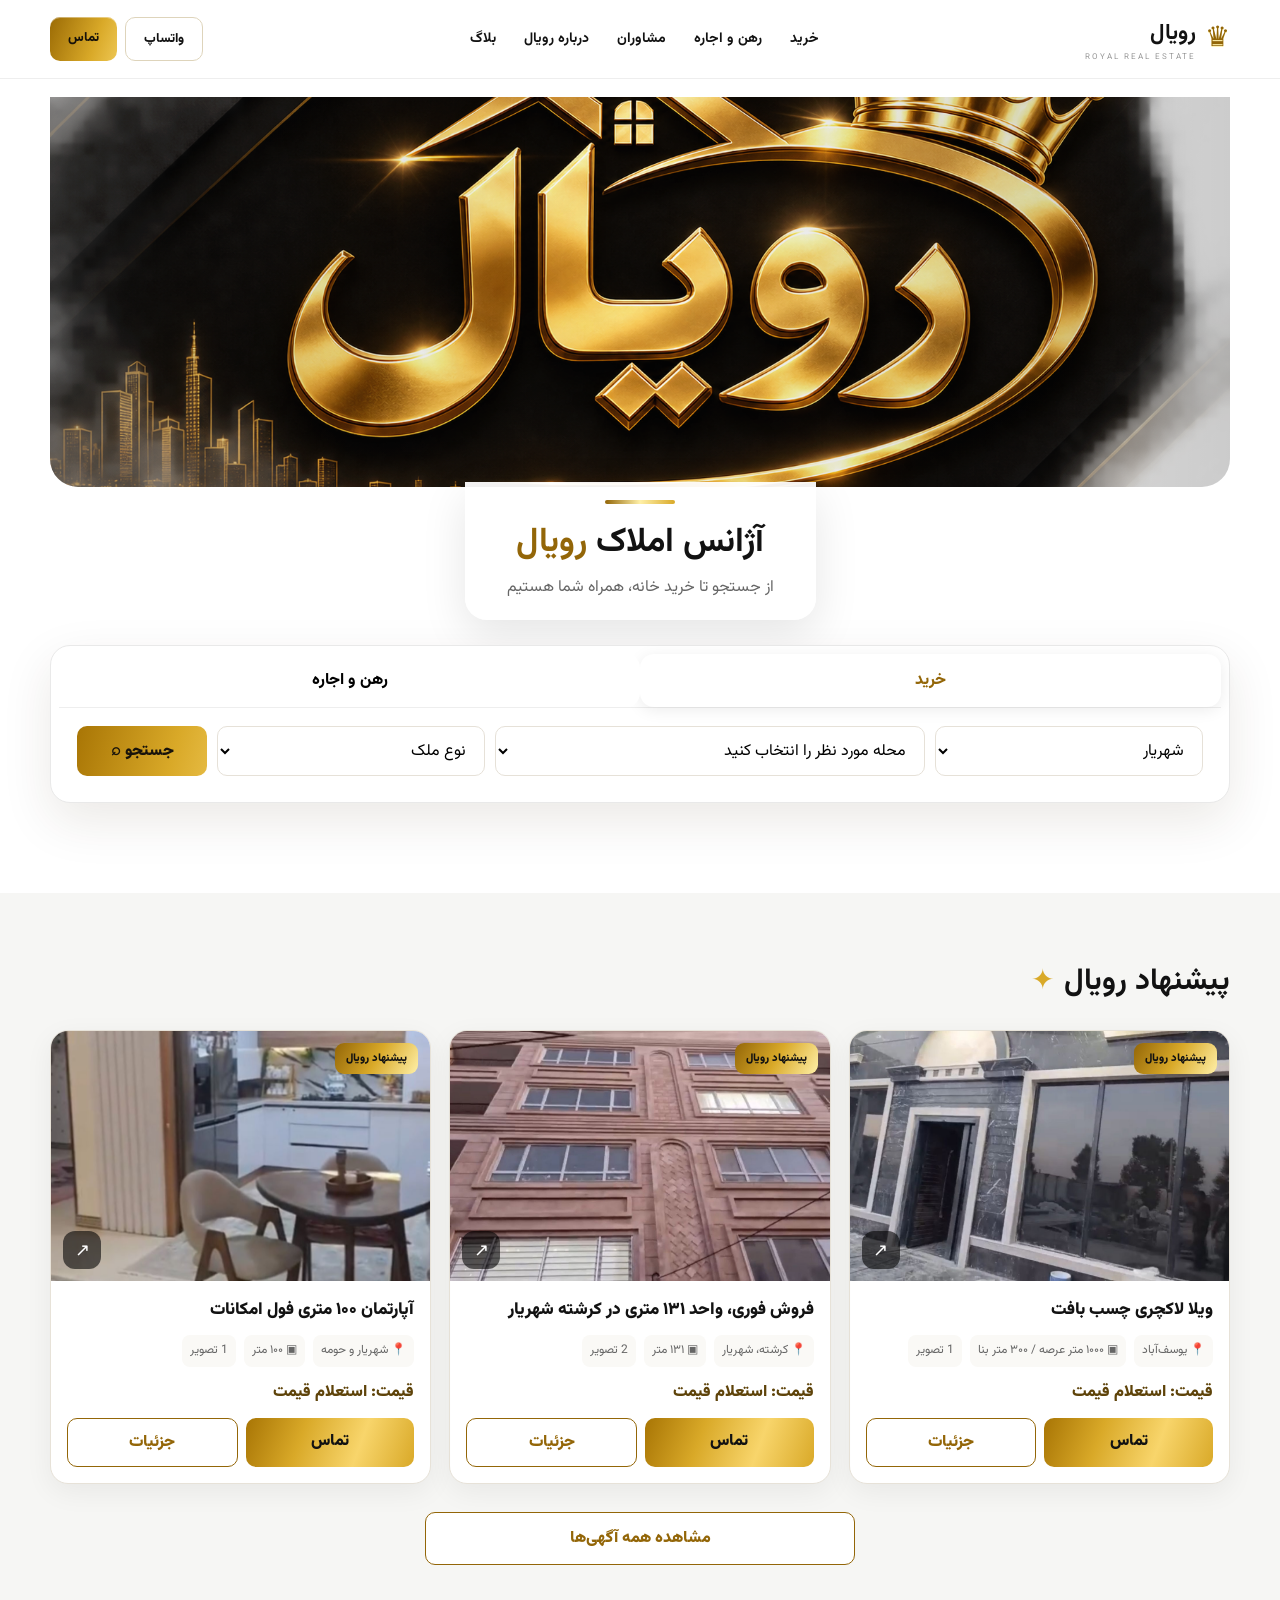
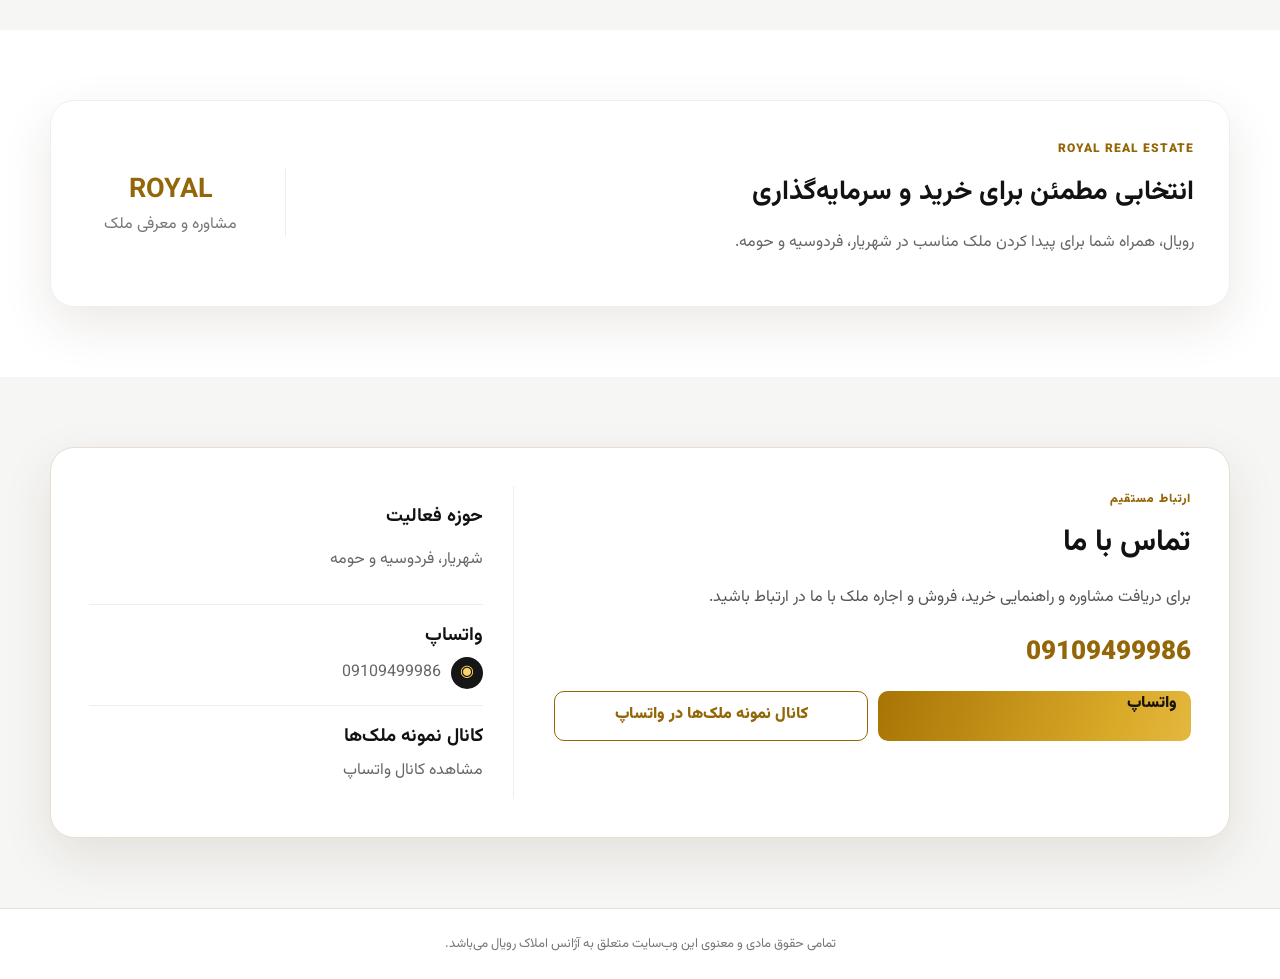
<file: index.html>
<!doctype html>
<html lang="fa" dir="rtl">
<head>
<meta charset="utf-8"><meta name="viewport" content="width=device-width,initial-scale=1">
<title>آژانس املاک رویال</title>
<link rel="preconnect" href="https://fonts.googleapis.com"><link rel="preconnect" href="https://fonts.gstatic.com" crossorigin>
<link href="https://fonts.googleapis.com/css2?family=Vazirmatn:wght@400;500;600;700;800;900&display=swap" rel="stylesheet">
<link rel="stylesheet" href="style.css">
</head>
<body>
<header class="site-header">
  <div class="container nav-wrap">
    <a class="brand" href="index.html"><span class="brand-crown">♛</span><span><b>رویال</b><small>ROYAL REAL ESTATE</small></span></a>
    <nav class="desktop-nav"><a href="#properties">خرید</a><a href="#properties">رهن و اجاره</a><a href="#contact">مشاوران</a><a href="#about">درباره رویال</a><a href="#contact">بلاگ</a></nav>
    <div class="header-actions"><a id="headerWhatsapp" class="whatsapp-btn" href="#" target="_blank">واتساپ</a><a id="headerPhone" class="phone-btn" href="#">تماس</a></div>
    <button class="menu-btn" onclick="toggleMenu()" aria-label="منو">☰</button>
  </div>
  <div id="mobileMenu" class="mobile-menu"><a href="#properties">خرید</a><a href="#properties">رهن و اجاره</a><a href="#contact">مشاوران</a><a href="#about">درباره رویال</a><a href="#contact">بلاگ</a><a id="mobileWhatsapp" href="#" target="_blank">واتساپ</a></div>
</header>
<main>
<section class="hero">
  <div class="hero-bg"></div>
  <div class="hero-overlay"></div>
  <div class="hero-content container"><div class="hero-copy"><span class="gold-line"></span><h1>آژانس املاک <strong>رویال</strong></h1><p>از جستجو تا خرید خانه، همراه شما هستیم</p></div></div>
  <div class="search-box container">
    <div class="tabs"><button class="tab active">خرید</button><button class="tab">رهن و اجاره</button></div>
    <div class="search-fields"><select><option>شهریار</option><option>فردوسیه</option><option>حومه</option></select><select><option>محله مورد نظر را انتخاب کنید</option><option>کرشته</option><option>فردوسیه</option><option>یوسف‌آباد</option></select><select><option>نوع ملک</option><option>آپارتمان</option><option>ویلا</option><option>زمین</option></select><button class="gold-btn" onclick="scrollToProperties()">جستجو <span>⌕</span></button></div>
  </div>
</section>
<section id="properties" class="section featured-section"><div class="container"><div class="section-title"><h2>پیشنهاد رویال</h2><span>✦</span></div><div id="propertyGrid" class="property-grid"></div><a class="outline-btn" href="#properties">مشاهده همه آگهی‌ها</a></div></section>
<section id="about" class="about-section"><div class="container about-box"><div><span class="eyebrow">ROYAL REAL ESTATE</span><h2>انتخابی مطمئن برای خرید و سرمایه‌گذاری</h2><p>رویال، همراه شما برای پیدا کردن ملک مناسب در شهریار، فردوسیه و حومه.</p></div><div class="about-stat"><b>ROYAL</b><span>مشاوره و معرفی ملک</span></div></div></section>
<section id="contact" class="contact-section"><div class="container contact-card"><div class="contact-main"><span class="eyebrow">ارتباط مستقیم</span><h2>تماس با ما</h2><p id="contactText">برای دریافت مشاوره و راهنمایی خرید، فروش و اجاره ملک با ما در ارتباط باشید.</p><a id="footerPhone" class="big-phone" href="#"></a><div class="contact-buttons"><a id="footerWhatsapp" class="gold-btn" href="#" target="_blank">واتساپ</a><a id="channelLink" class="outline-btn small" href="#" target="_blank">کانال نمونه ملک‌ها در واتساپ</a></div></div><div class="contact-side"><div class="info-block"><h3>حوزه فعالیت</h3><p id="activityArea">شهریار، فردوسیه و حومه</p></div><div class="info-block"><h3>واتساپ</h3><a id="socialWhatsapp" href="#" target="_blank"><span class="wa-icon">◉</span><span id="socialWhatsappText">09109499986</span></a></div><div class="info-block"><h3>کانال نمونه ملک‌ها</h3><a id="socialChannel" href="#" target="_blank">مشاهده کانال واتساپ</a></div></div></div></section>
</main>
<footer><div class="container">تمامی حقوق مادی و معنوی این وب‌سایت متعلق به آژانس املاک رویال می‌باشد.</div></footer>
<script src="app.js"></script>
</body></html>
</file>
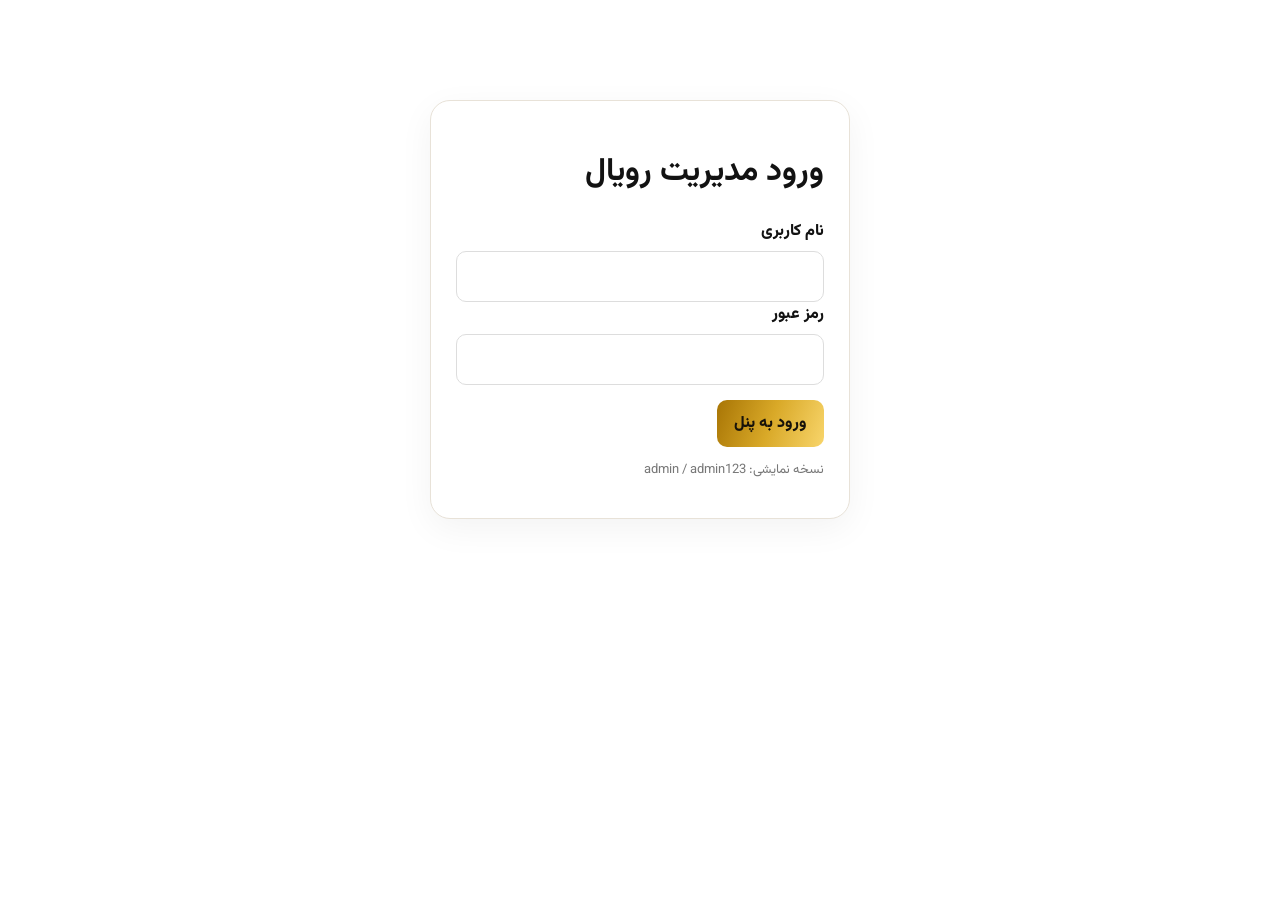
<file: admin.html>
<!doctype html><html lang="fa" dir="rtl"><head><meta charset="utf-8"><meta name="viewport" content="width=device-width,initial-scale=1"><title>پنل مدیریت رویال</title><link rel="preconnect" href="https://fonts.googleapis.com"><link rel="preconnect" href="https://fonts.gstatic.com" crossorigin><link href="https://fonts.googleapis.com/css2?family=Vazirmatn:wght@400;500;600;700;800&display=swap" rel="stylesheet"><link rel="stylesheet" href="style.css"><style>.admin{padding:35px 0}.panel{background:#fff;border:1px solid #e8e2d8;border-radius:20px;padding:25px;margin-bottom:20px;box-shadow:0 10px 35px rgba(0,0,0,.05)}.admin h1,.admin h2{margin-top:0}.form-grid{display:grid;grid-template-columns:repeat(2,1fr);gap:14px}.field label{display:block;font-weight:800;margin-bottom:7px}.field input,.field textarea,.field select{width:100%;padding:12px;border:1px solid #ddd;border-radius:10px;font:inherit;background:#fff}.field textarea{min-height:120px}.actions{display:flex;gap:10px;flex-wrap:wrap;margin-top:15px}.btn{border:0;border-radius:10px;padding:11px 17px;font:inherit;font-weight:800;cursor:pointer}.primary{background:linear-gradient(110deg,#a87505,#d9a928,#f8d56b);color:#17120a}.dark{background:#171717;color:#fff}.danger{background:#7b1c1c;color:#fff}.hint{color:#777;font-size:13px}.post-row{display:grid;grid-template-columns:110px 1fr auto;gap:15px;align-items:center;border:1px solid #eee;padding:12px;border-radius:14px;margin:10px 0}.post-row img{width:110px;height:78px;object-fit:cover;border-radius:10px}.social-row{display:grid;grid-template-columns:1fr 2fr auto;gap:10px;margin-bottom:10px}.login{max-width:420px;margin:100px auto}.hidden{display:none!important}.preview{display:flex;gap:8px;flex-wrap:wrap;margin-top:10px}.preview img{width:90px;height:70px;object-fit:cover;border-radius:8px}.notice{padding:12px;border-radius:10px;background:#fff8df;border:1px solid #efd47a;color:#725100}@media(max-width:700px){.form-grid,.social-row{grid-template-columns:1fr}.post-row{grid-template-columns:80px 1fr}.post-row img{width:80px;height:65px}.post-row .actions{grid-column:1/-1}}</style></head><body>
<div id="login" class="login container panel"><h1>ورود مدیریت رویال</h1><div class="field"><label>نام کاربری</label><input id="user" autocomplete="username"></div><div class="field"><label>رمز عبور</label><input id="pass" type="password" autocomplete="current-password"></div><div class="actions"><button class="btn primary" onclick="login()">ورود به پنل</button></div><p class="hint">نسخه نمایشی: admin / admin123</p></div>
<div id="dashboard" class="hidden admin container">
<div class="panel"><h1>پنل مدیریت رویال</h1><p>آگهی‌ها، شماره تماس و کانال واتساپ از این بخش قابل مدیریت هستند.</p><div class="actions"><a class="btn primary" href="index.html">مشاهده سایت</a><button class="btn dark" onclick="logout()">خروج</button></div><p class="notice">این نسخه دمو برای GitHub Pages است؛ تغییرات در مرورگر ذخیره می‌شوند. برای نسخه نهایی باید به دیتابیس و سرور متصل شود.</p></div>
<div class="panel"><h2>اطلاعات تماس</h2><div class="form-grid"><div class="field"><label>شماره تماس و واتساپ</label><input id="phone"></div><div class="field"><label>حوزه فعالیت</label><input id="activity"></div></div><div class="field"><label>متن تماس</label><textarea id="contactText"></textarea></div><div class="field"><label>لینک کانال نمونه ملک‌ها در واتساپ</label><input id="channel"></div><div class="actions"><button class="btn primary" onclick="saveSettings()">ذخیره تنظیمات</button></div></div>
<div class="panel"><h2 id="postFormTitle">افزودن آگهی جدید</h2><input type="hidden" id="postId"><div class="form-grid"><div class="field"><label>عنوان ملک</label><input id="title"></div><div class="field"><label>موقعیت</label><input id="location"></div><div class="field"><label>متراژ / مشخصات اصلی</label><input id="area"></div><div class="field"><label>تعداد خواب</label><input id="rooms" placeholder="مثلاً 2 یا —"></div><div class="field"><label>قیمت</label><input id="price" placeholder="استعلام قیمت"></div></div><div class="field"><label>توضیحات کامل آگهی</label><textarea id="description"></textarea></div><div class="field"><label>تصاویر آگهی</label><input id="imageFiles" type="file" accept="image/*" multiple><div id="preview" class="preview"></div></div><div class="field"><label>آدرس تصویر اینترنتی، در صورت نیاز</label><input id="imageUrl" placeholder="https://..."></div><div class="actions"><label><input id="featured" type="checkbox" checked> نمایش در پیشنهاد رویال</label></div><div class="actions"><button class="btn primary" onclick="savePost()">ذخیره آگهی</button><button class="btn" onclick="resetPost()">پاک کردن فرم</button></div></div>
<div class="panel"><h2>آگهی‌های موجود</h2><div id="postsList"></div></div></div><script src="admin.js"></script></body></html>
</file>
<file: style.css>
:root{--gold:#d9a928;--gold2:#f6d467;--gold3:#fff0a8;--goldDark:#936608;--ink:#121212;--muted:#777;--bg:#f7f7f6;--white:#fff;--border:#e7e1d5;--shadow:0 18px 50px rgba(60,40,0,.10)}*{box-sizing:border-box}html{scroll-behavior:smooth}body{margin:0;font-family:Vazirmatn,Tahoma,sans-serif;color:var(--ink);background:var(--white)}a{text-decoration:none;color:inherit}.container{width:min(1180px,calc(100% - 40px));margin:auto}.site-header{position:sticky;top:0;z-index:50;background:rgba(255,255,255,.96);backdrop-filter:blur(12px);border-bottom:1px solid #eee}.nav-wrap{height:78px;display:flex;align-items:center;gap:25px}.brand{display:flex;align-items:center;gap:9px;margin-left:auto}.brand b{display:block;font-size:22px}.brand small{display:block;font-size:8px;letter-spacing:2px;color:#999;direction:ltr}.brand-crown{font-size:28px;color:var(--goldDark);text-shadow:0 1px 0 var(--gold3)}.desktop-nav{display:flex;gap:28px;font-size:14px;font-weight:700}.desktop-nav a:hover{color:var(--goldDark)}.header-actions{display:flex;gap:8px;margin-right:auto}.phone-btn,.whatsapp-btn{padding:11px 18px;border-radius:10px;font-weight:800;font-size:13px}.phone-btn{background:linear-gradient(110deg,#9b6b05,var(--gold),#ffe078,var(--gold));background-size:220% 100%;color:#17120a;box-shadow:inset 0 1px 0 #fff6}.whatsapp-btn{border:1px solid #ded4bb;background:#fff}.menu-btn{display:none;border:0;background:none;font-size:28px}.mobile-menu{display:none}.hero{position:relative;padding:18px 0 90px;background:#fff}.hero-bg{height:390px;width:min(1180px,calc(100% - 40px));margin:auto;border-radius:0 0 28px 28px;background:url('assets/header.png') center/cover no-repeat}.hero-overlay{position:absolute;top:18px;left:50%;transform:translateX(-50%);width:min(1180px,calc(100% - 40px));height:390px;border-radius:0 0 28px 28px;background:linear-gradient(90deg,rgba(0,0,0,.18),rgba(0,0,0,.02),rgba(0,0,0,.2))}.hero-content{position:relative;margin-top:-5px;text-align:center}.hero-copy{display:inline-block;background:rgba(255,255,255,.94);padding:18px 42px 20px;border-radius:0 0 22px 22px;box-shadow:0 15px 45px rgba(0,0,0,.10)}.gold-line{display:block;width:70px;height:4px;margin:0 auto 12px;background:linear-gradient(90deg,var(--goldDark),var(--gold3),var(--gold));border-radius:9px}.hero h1{font-size:34px;margin:0 0 6px}.hero h1 strong{color:var(--goldDark)}.hero p{margin:0;color:#666}.search-box{position:relative;margin-top:25px;background:#fff;border:1px solid #e9e9e9;border-radius:20px;padding:8px;box-shadow:var(--shadow)}.tabs{display:flex;border-bottom:1px solid #eee}.tab{flex:1;border:0;background:#fff;padding:14px;font:inherit;font-weight:800;border-radius:14px;cursor:pointer}.tab.active{box-shadow:0 3px 16px rgba(0,0,0,.08);color:var(--goldDark)}.search-fields{display:grid;grid-template-columns:1fr 1.6fr 1fr 130px;gap:10px;padding:18px}.search-fields select,.gold-btn{height:50px;border:1px solid #e6e1d8;border-radius:10px;background:#fff;font:inherit;padding:0 14px}.gold-btn{border:0;background:linear-gradient(105deg,#a87505,var(--gold),#f8d56b,var(--gold));background-size:230% 100%;color:#18130b;font-weight:900;cursor:pointer}.section{padding:65px 0}.featured-section{background:#f6f6f4}.section-title{display:flex;align-items:center;gap:10px;margin-bottom:25px}.section-title h2{font-size:30px;margin:0}.section-title span{color:var(--gold);font-size:28px}.property-grid{display:grid;grid-template-columns:repeat(3,1fr);gap:18px}.property-card{background:#fff;border:1px solid #e7e2d8;border-radius:18px;overflow:hidden;box-shadow:0 8px 28px rgba(0,0,0,.06);display:flex;flex-direction:column}.property-image-wrap{position:relative;height:250px;background:#ddd}.property-image{width:100%;height:100%;object-fit:cover}.badge{position:absolute;top:12px;right:12px;background:linear-gradient(120deg,var(--goldDark),var(--gold),var(--gold3));padding:7px 11px;border-radius:9px;font-size:11px;font-weight:900}.share{position:absolute;bottom:12px;left:12px;width:38px;height:38px;border:0;border-radius:12px;background:rgba(0,0,0,.58);color:#fff;font-size:18px}.property-body{padding:16px}.property-title{font-size:17px;font-weight:900;margin:0 0 12px}.property-meta{display:flex;flex-wrap:wrap;gap:8px;color:#666;font-size:12px;line-height:1.8}.meta{padding:5px 8px;background:#faf9f6;border-radius:8px}.price{margin:13px 0;font-weight:900;color:#5e4309}.property-actions{display:flex;gap:8px;margin-top:auto}.property-actions a{flex:1;text-align:center;padding:11px;border-radius:10px;font-weight:900}.call{background:linear-gradient(110deg,#a87505,var(--gold),#f8d56b,var(--gold))}.outline-btn{display:block;text-align:center;border:1px solid var(--goldDark);color:var(--goldDark);padding:13px 18px;border-radius:10px;font-weight:900;background:#fff}.outline-btn.small{padding:10px 14px}.featured-section>.container>.outline-btn{width:min(430px,100%);margin:28px auto 0}.about-section{padding:70px 0;background:#fff}.about-box{border:1px solid #eee;border-radius:24px;padding:35px;display:flex;align-items:center;justify-content:space-between;gap:30px;box-shadow:var(--shadow)}.eyebrow{color:var(--goldDark);font-size:12px;font-weight:900;letter-spacing:1px}.about-box h2{font-size:27px;margin:10px 0}.about-box p{color:#666}.about-stat{min-width:200px;text-align:center;border-right:1px solid #eee;padding-right:30px}.about-stat b{display:block;font-size:27px;color:var(--goldDark)}.about-stat span{color:#777}.contact-section{background:#f6f6f4;padding:70px 0}.contact-card{background:#fff;border:1px solid #e6dfd2;border-radius:24px;padding:38px;display:grid;grid-template-columns:1.2fr .8fr;gap:40px;box-shadow:var(--shadow)}.contact-main h2{font-size:30px;margin:8px 0}.contact-main p{color:#555;line-height:2}.big-phone{display:block;font-size:26px;font-weight:900;color:var(--goldDark);direction:ltr;text-align:right;margin:18px 0}.contact-buttons{display:flex;gap:10px;flex-wrap:wrap}.contact-buttons>*{flex:1;min-width:180px}.contact-side{border-right:1px solid #eee;padding-right:30px}.info-block{padding:16px 0;border-bottom:1px solid #eee}.info-block:last-child{border-bottom:0}.info-block h3{margin:0 0 7px}.info-block p,.info-block a{color:#666}.info-block a{display:flex;align-items:center;gap:10px}.wa-icon{width:32px;height:32px;border-radius:50%;display:inline-grid;place-items:center;background:#161616;color:#f8d56b}.social-links{display:flex;gap:8px;flex-wrap:wrap}.social-links a{padding:10px 12px;border:1px solid #eee;border-radius:10px}footer{padding:25px 0;text-align:center;border-top:1px solid #e8e0d2;color:#777;font-size:13px}.empty{padding:35px;text-align:center;color:#777;background:#fff;border-radius:15px;border:1px dashed #ddd;grid-column:1/-1}@media(max-width:900px){.desktop-nav{gap:14px;font-size:12px}.property-grid{grid-template-columns:repeat(2,1fr)}.search-fields{grid-template-columns:1fr 1.5fr 1fr 110px}.hero-bg,.hero-overlay{height:320px}.contact-card{grid-template-columns:1fr}.contact-side{border-right:0;border-top:1px solid #eee;padding:25px 0 0}.about-box{flex-direction:column;align-items:flex-start}.about-stat{border-right:0;border-top:1px solid #eee;padding:20px 0 0;width:100%}}@media(max-width:680px){.container{width:min(100% - 24px,560px)}.nav-wrap{height:68px}.desktop-nav,.header-actions{display:none}.menu-btn{display:block}.mobile-menu{background:#fff;border-top:1px solid #eee;padding:12px 18px;box-shadow:0 10px 25px #0000000a}.mobile-menu.open{display:grid;gap:4px}.mobile-menu a{padding:13px 8px;border-bottom:1px solid #f2f2f2;font-weight:700}.hero{padding-top:10px}.hero-bg,.hero-overlay{width:calc(100% - 24px);height:230px;border-radius:0 0 20px 20px}.hero-copy{padding:15px 20px}.hero h1{font-size:25px}.hero p{font-size:12px}.search-box{margin-top:15px;padding:6px}.search-fields{grid-template-columns:1fr;padding:12px}.search-fields select,.gold-btn{height:48px}.section{padding:45px 0}.section-title h2{font-size:24px}.property-grid{grid-template-columns:1fr}.property-image-wrap{height:235px}.about-box,.contact-card{padding:25px}.contact-main h2{font-size:25px}.big-phone{font-size:22px}.contact-buttons{display:grid}.contact-buttons>*{width:100%}}
</file>
